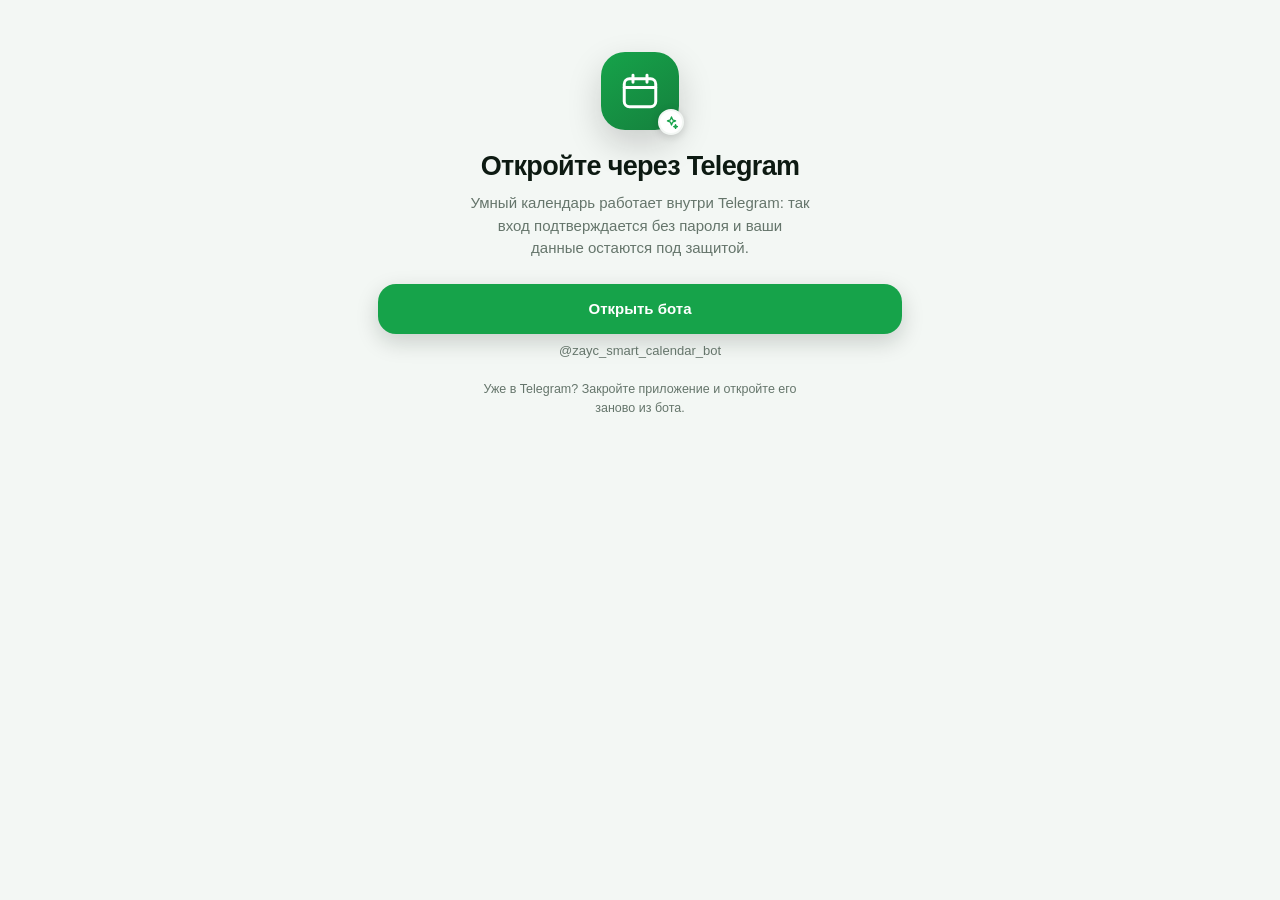
<file: index.html>
<!doctype html>
<html lang="ru">
  <head>
    <meta charset="UTF-8" />
    <meta
      name="viewport"
      content="width=device-width, initial-scale=1.0, viewport-fit=cover, user-scalable=no"
    />
    <meta name="theme-color" content="#f2f2f7" />
    <link rel="icon" type="image/png" sizes="32x32" href="./favicon-32.png" />
    <link rel="icon" type="image/png" sizes="512x512" href="./icon-512.png" />
    <link rel="apple-touch-icon" href="./apple-touch-icon.png" />
    <meta name="referrer" content="no-referrer" />
    <title>Умный календарь</title>
    <script src="https://telegram.org/js/telegram-web-app.js"></script>
    <script type="module" crossorigin src="./assets/index-B7tSDMKh.js"></script>
    <link rel="stylesheet" crossorigin href="./assets/index-B-CpItXw.css">
  </head>
  <body>
    <div id="root"></div>
  </body>
</html>
</file>
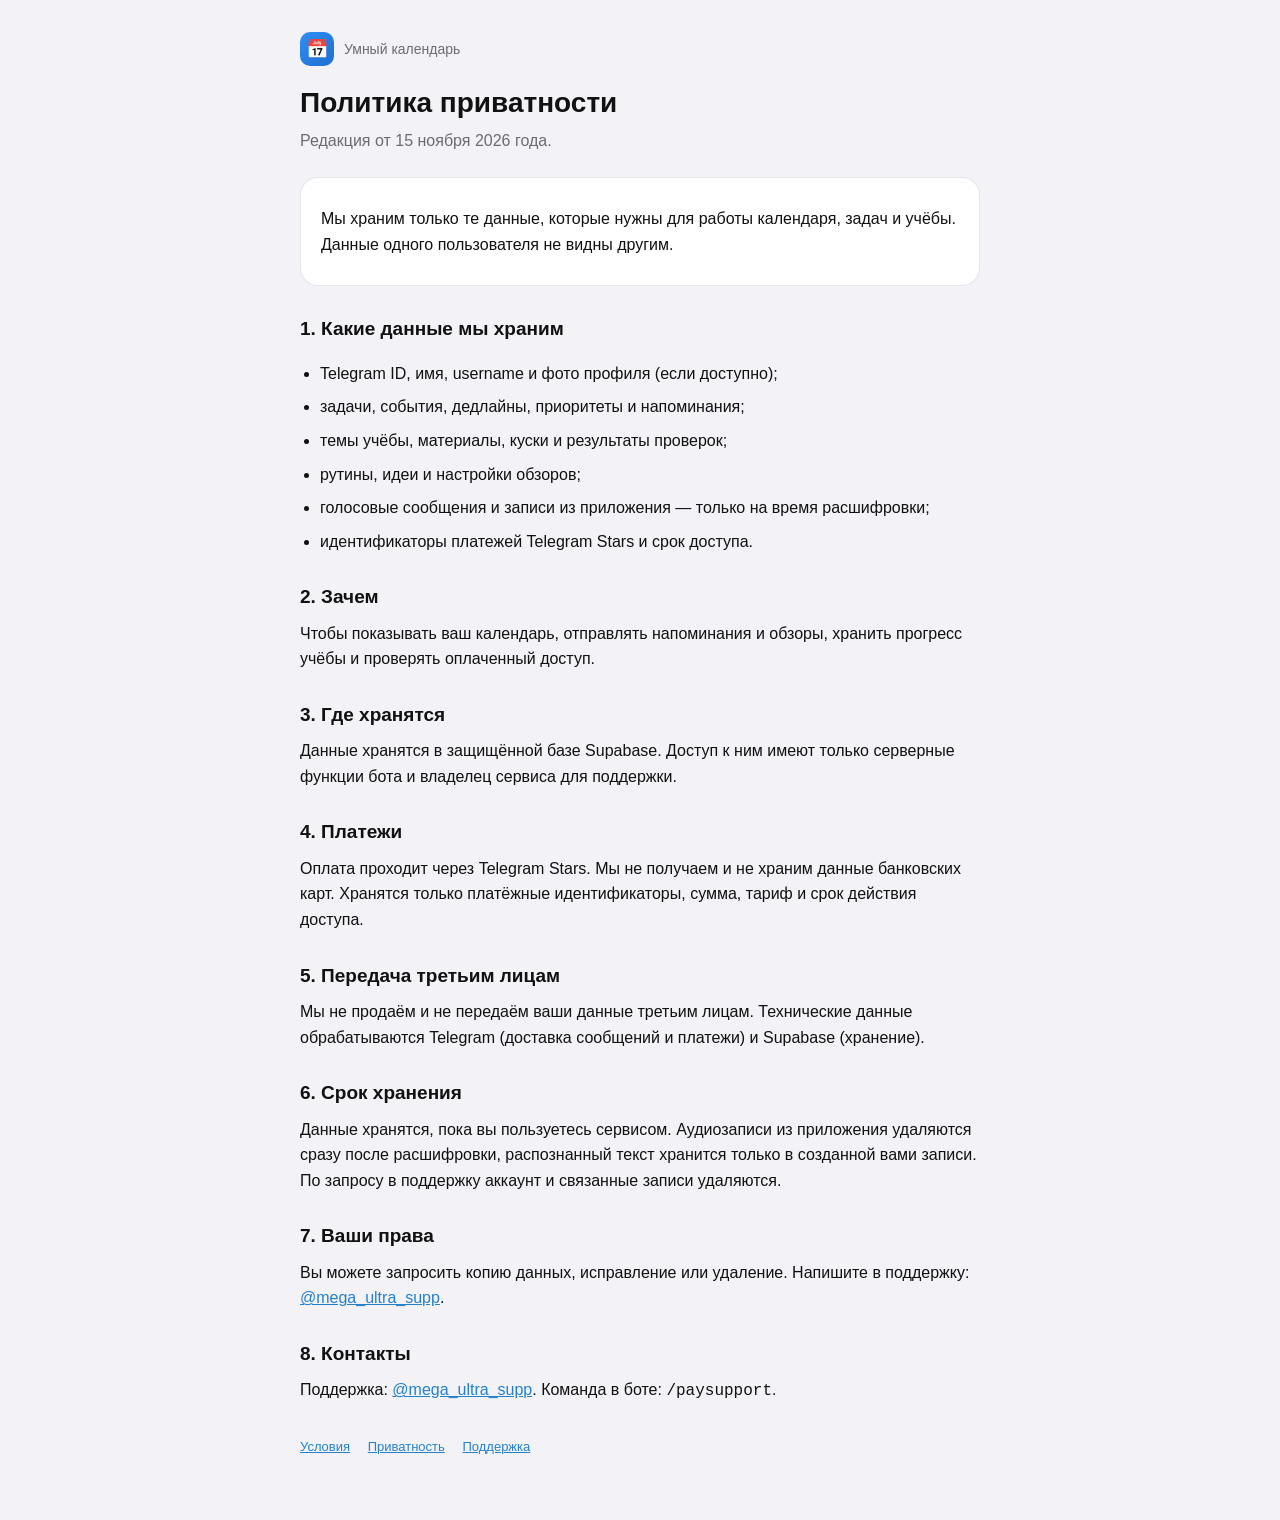
<file: privacy.html>
<!doctype html>
<html lang="ru">
<head>
  <meta charset="utf-8" />
  <meta name="viewport" content="width=device-width, initial-scale=1, viewport-fit=cover" />
  <meta name="referrer" content="no-referrer" />
  <title>Приватность — Умный календарь</title>
  <style>
    :root { color-scheme: light dark; --bg:#f2f2f7; --card:#fff; --text:#111; --hint:#6b6b70; --accent:#2481cc; --border:rgba(60,60,67,.12); }
    @media (prefers-color-scheme: dark) { :root { --bg:#0f0f10; --card:#1c1c1e; --text:#f2f2f7; --hint:#9a9aa0; --accent:#4aa3ff; --border:rgba(255,255,255,.12); } }
    * { box-sizing: border-box; }
    body { margin:0; background:var(--bg); color:var(--text); font:16px/1.6 -apple-system, BlinkMacSystemFont, "Segoe UI", Roboto, sans-serif; }
    .page { max-width:720px; margin:0 auto; padding:32px 20px 64px; }
    .brand { display:inline-flex; align-items:center; gap:10px; margin-bottom:20px; color:var(--hint); font-size:14px; text-decoration:none; }
    .mark { width:34px; height:34px; border-radius:10px; background:linear-gradient(135deg,#2f8ef4,#1f6fd0); display:grid; place-items:center; color:#fff; font-size:18px; }
    h1 { font-size:28px; line-height:1.2; margin:0 0 8px; }
    .lead { color:var(--hint); margin:0 0 24px; }
    h2 { font-size:19px; margin:28px 0 8px; }
    p, li { margin:8px 0; }
    ul { padding-left:20px; }
    .card { background:var(--card); border:1px solid var(--border); border-radius:18px; padding:20px; margin:20px 0; }
    a { color:var(--accent); }
    .footer { margin-top:32px; color:var(--hint); font-size:13px; }
    .footer a { margin-right:14px; }
  </style>
</head>
<body>
  <main class="page">
    <a class="brand" href="./"><span class="mark">📅</span> Умный календарь</a>
    <h1>Политика приватности</h1>
    <p class="lead">Редакция от 15 ноября 2026 года.</p>

    <div class="card">
      <p>Мы храним только те данные, которые нужны для работы календаря, задач и учёбы. Данные одного пользователя не видны другим.</p>
    </div>

    <h2>1. Какие данные мы храним</h2>
    <ul>
      <li>Telegram ID, имя, username и фото профиля (если доступно);</li>
      <li>задачи, события, дедлайны, приоритеты и напоминания;</li>
      <li>темы учёбы, материалы, куски и результаты проверок;</li>
      <li>рутины, идеи и настройки обзоров;</li>
      <li>голосовые сообщения и записи из приложения — только на время расшифровки;</li>
      <li>идентификаторы платежей Telegram Stars и срок доступа.</li>
    </ul>

    <h2>2. Зачем</h2>
    <p>Чтобы показывать ваш календарь, отправлять напоминания и обзоры, хранить прогресс учёбы и проверять оплаченный доступ.</p>

    <h2>3. Где хранятся</h2>
    <p>Данные хранятся в защищённой базе Supabase. Доступ к ним имеют только серверные функции бота и владелец сервиса для поддержки.</p>

    <h2>4. Платежи</h2>
    <p>Оплата проходит через Telegram Stars. Мы не получаем и не храним данные банковских карт. Хранятся только платёжные идентификаторы, сумма, тариф и срок действия доступа.</p>

    <h2>5. Передача третьим лицам</h2>
    <p>Мы не продаём и не передаём ваши данные третьим лицам. Технические данные обрабатываются Telegram (доставка сообщений и платежи) и Supabase (хранение).</p>

    <h2>6. Срок хранения</h2>
    <p>Данные хранятся, пока вы пользуетесь сервисом. Аудиозаписи из приложения удаляются сразу после расшифровки, распознанный текст хранится только в созданной вами записи. По запросу в поддержку аккаунт и связанные записи удаляются.</p>

    <h2>7. Ваши права</h2>
    <p>Вы можете запросить копию данных, исправление или удаление. Напишите в поддержку: <a href="https://t.me/mega_ultra_supp">@mega_ultra_supp</a>.</p>

    <h2>8. Контакты</h2>
    <p>Поддержка: <a href="https://t.me/mega_ultra_supp">@mega_ultra_supp</a>. Команда в боте: <code>/paysupport</code>.</p>

    <div class="footer">
      <a href="./terms.html">Условия</a>
      <a href="./privacy.html">Приватность</a>
      <a href="./support.html">Поддержка</a>
    </div>
  </main>
</body>
</html>
</file>
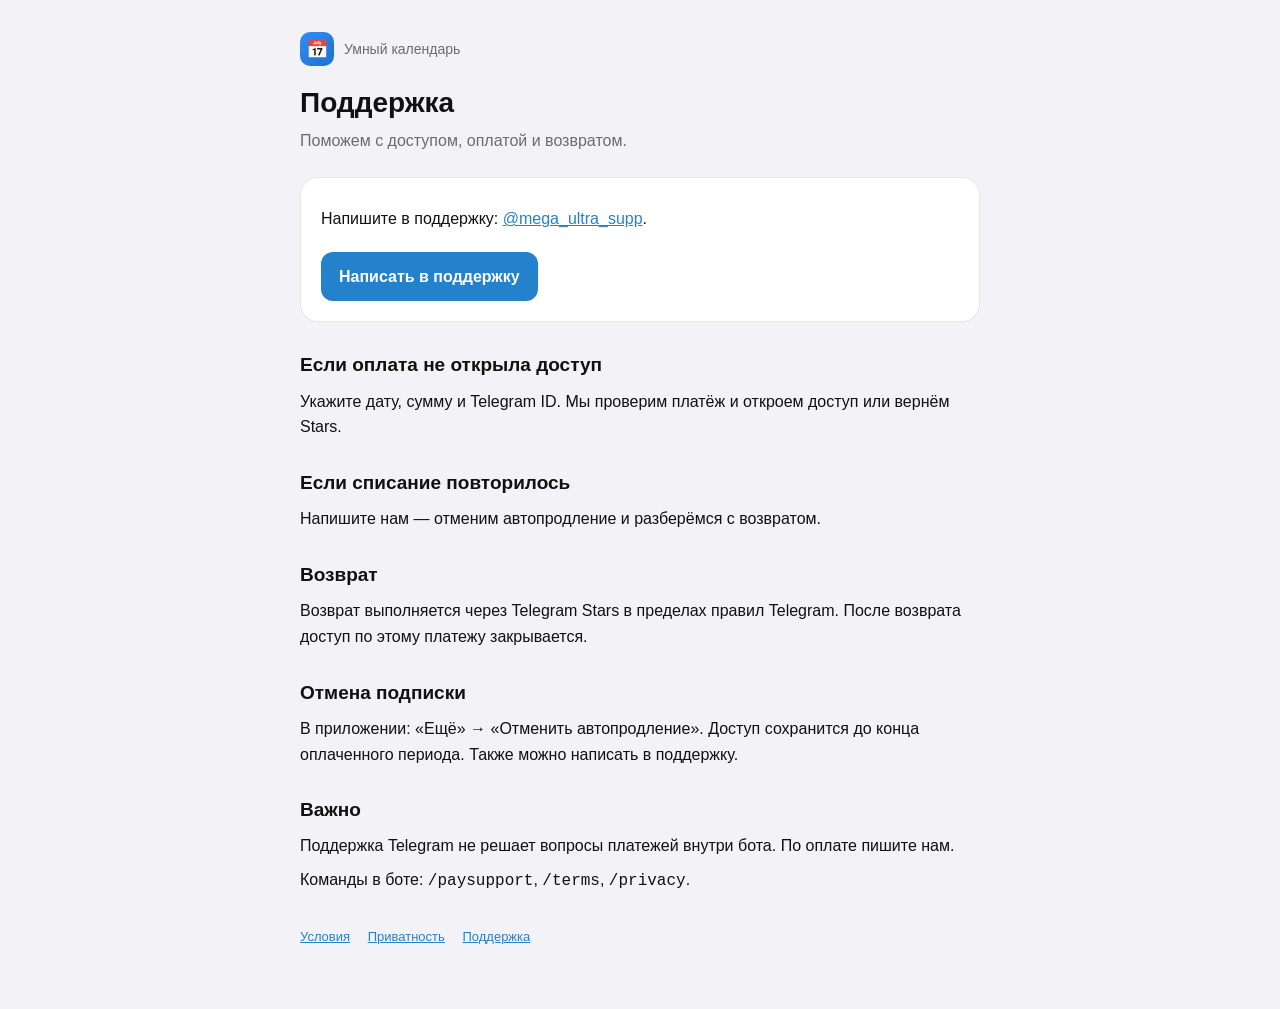
<file: support.html>
<!doctype html>
<html lang="ru">
<head>
  <meta charset="utf-8" />
  <meta name="viewport" content="width=device-width, initial-scale=1, viewport-fit=cover" />
  <meta name="referrer" content="no-referrer" />
  <title>Поддержка — Умный календарь</title>
  <style>
    :root { color-scheme: light dark; --bg:#f2f2f7; --card:#fff; --text:#111; --hint:#6b6b70; --accent:#2481cc; --border:rgba(60,60,67,.12); }
    @media (prefers-color-scheme: dark) { :root { --bg:#0f0f10; --card:#1c1c1e; --text:#f2f2f7; --hint:#9a9aa0; --accent:#4aa3ff; --border:rgba(255,255,255,.12); } }
    * { box-sizing: border-box; }
    body { margin:0; background:var(--bg); color:var(--text); font:16px/1.6 -apple-system, BlinkMacSystemFont, "Segoe UI", Roboto, sans-serif; }
    .page { max-width:720px; margin:0 auto; padding:32px 20px 64px; }
    .brand { display:inline-flex; align-items:center; gap:10px; margin-bottom:20px; color:var(--hint); font-size:14px; text-decoration:none; }
    .mark { width:34px; height:34px; border-radius:10px; background:linear-gradient(135deg,#2f8ef4,#1f6fd0); display:grid; place-items:center; color:#fff; font-size:18px; }
    h1 { font-size:28px; line-height:1.2; margin:0 0 8px; }
    .lead { color:var(--hint); margin:0 0 24px; }
    h2 { font-size:19px; margin:28px 0 8px; }
    p, li { margin:8px 0; }
    ul { padding-left:20px; }
    .card { background:var(--card); border:1px solid var(--border); border-radius:18px; padding:20px; margin:20px 0; }
    .button { display:inline-block; margin-top:12px; padding:12px 18px; border-radius:12px; background:var(--accent); color:#fff; text-decoration:none; font-weight:600; }
    a { color:var(--accent); }
    .footer { margin-top:32px; color:var(--hint); font-size:13px; }
    .footer a { margin-right:14px; }
  </style>
</head>
<body>
  <main class="page">
    <a class="brand" href="./"><span class="mark">📅</span> Умный календарь</a>
    <h1>Поддержка</h1>
    <p class="lead">Поможем с доступом, оплатой и возвратом.</p>

    <div class="card">
      <p>Напишите в поддержку: <a href="https://t.me/mega_ultra_supp">@mega_ultra_supp</a>.</p>
      <a class="button" href="https://t.me/mega_ultra_supp">Написать в поддержку</a>
    </div>

    <h2>Если оплата не открыла доступ</h2>
    <p>Укажите дату, сумму и Telegram ID. Мы проверим платёж и откроем доступ или вернём Stars.</p>

    <h2>Если списание повторилось</h2>
    <p>Напишите нам — отменим автопродление и разберёмся с возвратом.</p>

    <h2>Возврат</h2>
    <p>Возврат выполняется через Telegram Stars в пределах правил Telegram. После возврата доступ по этому платежу закрывается.</p>

    <h2>Отмена подписки</h2>
    <p>В приложении: «Ещё» → «Отменить автопродление». Доступ сохранится до конца оплаченного периода. Также можно написать в поддержку.</p>

    <h2>Важно</h2>
    <p>Поддержка Telegram не решает вопросы платежей внутри бота. По оплате пишите нам.</p>

    <p>Команды в боте: <code>/paysupport</code>, <code>/terms</code>, <code>/privacy</code>.</p>

    <div class="footer">
      <a href="./terms.html">Условия</a>
      <a href="./privacy.html">Приватность</a>
      <a href="./support.html">Поддержка</a>
    </div>
  </main>
</body>
</html>
</file>
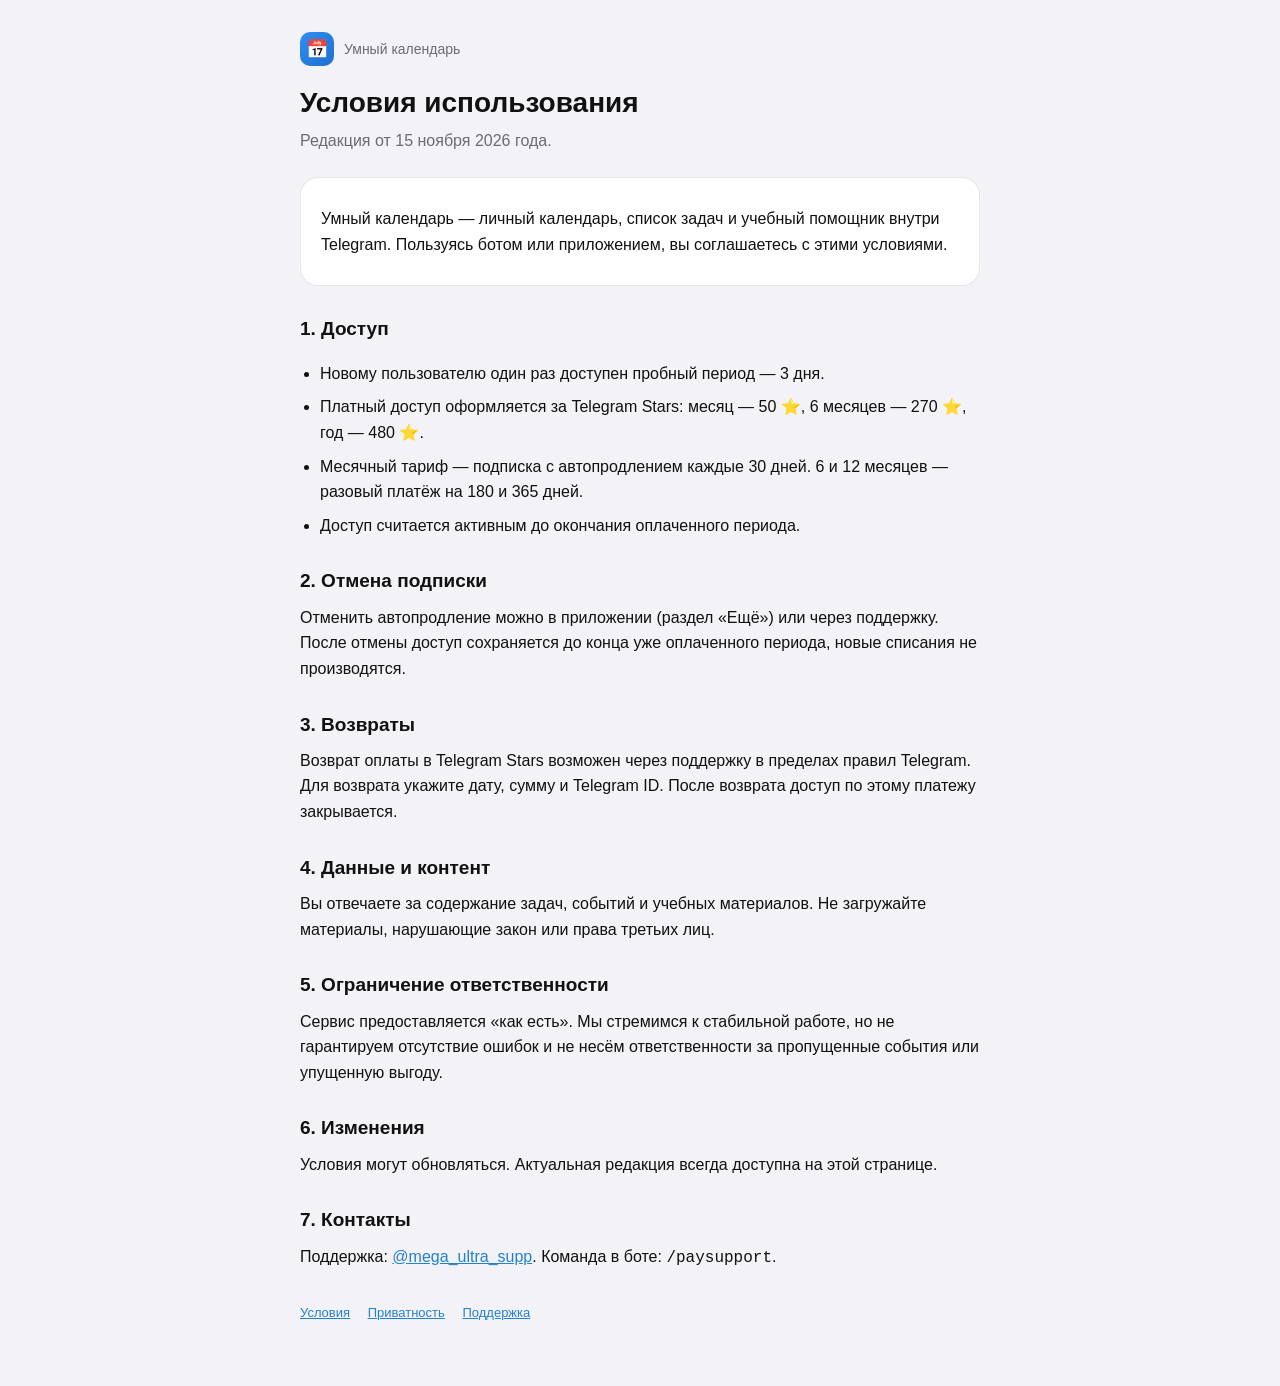
<file: terms.html>
<!doctype html>
<html lang="ru">
<head>
  <meta charset="utf-8" />
  <meta name="viewport" content="width=device-width, initial-scale=1, viewport-fit=cover" />
  <meta name="referrer" content="no-referrer" />
  <title>Условия — Умный календарь</title>
  <style>
    :root { color-scheme: light dark; --bg:#f2f2f7; --card:#fff; --text:#111; --hint:#6b6b70; --accent:#2481cc; --border:rgba(60,60,67,.12); }
    @media (prefers-color-scheme: dark) { :root { --bg:#0f0f10; --card:#1c1c1e; --text:#f2f2f7; --hint:#9a9aa0; --accent:#4aa3ff; --border:rgba(255,255,255,.12); } }
    * { box-sizing: border-box; }
    body { margin:0; background:var(--bg); color:var(--text); font:16px/1.6 -apple-system, BlinkMacSystemFont, "Segoe UI", Roboto, sans-serif; }
    .page { max-width:720px; margin:0 auto; padding:32px 20px 64px; }
    .brand { display:inline-flex; align-items:center; gap:10px; margin-bottom:20px; color:var(--hint); font-size:14px; text-decoration:none; }
    .mark { width:34px; height:34px; border-radius:10px; background:linear-gradient(135deg,#2f8ef4,#1f6fd0); display:grid; place-items:center; color:#fff; font-size:18px; }
    h1 { font-size:28px; line-height:1.2; margin:0 0 8px; }
    .lead { color:var(--hint); margin:0 0 24px; }
    h2 { font-size:19px; margin:28px 0 8px; }
    p, li { margin:8px 0; }
    ul { padding-left:20px; }
    .card { background:var(--card); border:1px solid var(--border); border-radius:18px; padding:20px; margin:20px 0; }
    a { color:var(--accent); }
    .footer { margin-top:32px; color:var(--hint); font-size:13px; }
    .footer a { margin-right:14px; }
  </style>
</head>
<body>
  <main class="page">
    <a class="brand" href="./"><span class="mark">📅</span> Умный календарь</a>
    <h1>Условия использования</h1>
    <p class="lead">Редакция от 15 ноября 2026 года.</p>

    <div class="card">
      <p>Умный календарь — личный календарь, список задач и учебный помощник внутри Telegram. Пользуясь ботом или приложением, вы соглашаетесь с этими условиями.</p>
    </div>

    <h2>1. Доступ</h2>
    <ul>
      <li>Новому пользователю один раз доступен пробный период — 3 дня.</li>
      <li>Платный доступ оформляется за Telegram Stars: месяц — 50 ⭐, 6 месяцев — 270 ⭐, год — 480 ⭐.</li>
      <li>Месячный тариф — подписка с автопродлением каждые 30 дней. 6 и 12 месяцев — разовый платёж на 180 и 365 дней.</li>
      <li>Доступ считается активным до окончания оплаченного периода.</li>
    </ul>

    <h2>2. Отмена подписки</h2>
    <p>Отменить автопродление можно в приложении (раздел «Ещё») или через поддержку. После отмены доступ сохраняется до конца уже оплаченного периода, новые списания не производятся.</p>

    <h2>3. Возвраты</h2>
    <p>Возврат оплаты в Telegram Stars возможен через поддержку в пределах правил Telegram. Для возврата укажите дату, сумму и Telegram ID. После возврата доступ по этому платежу закрывается.</p>

    <h2>4. Данные и контент</h2>
    <p>Вы отвечаете за содержание задач, событий и учебных материалов. Не загружайте материалы, нарушающие закон или права третьих лиц.</p>

    <h2>5. Ограничение ответственности</h2>
    <p>Сервис предоставляется «как есть». Мы стремимся к стабильной работе, но не гарантируем отсутствие ошибок и не несём ответственности за пропущенные события или упущенную выгоду.</p>

    <h2>6. Изменения</h2>
    <p>Условия могут обновляться. Актуальная редакция всегда доступна на этой странице.</p>

    <h2>7. Контакты</h2>
    <p>Поддержка: <a href="https://t.me/mega_ultra_supp">@mega_ultra_supp</a>. Команда в боте: <code>/paysupport</code>.</p>

    <div class="footer">
      <a href="./terms.html">Условия</a>
      <a href="./privacy.html">Приватность</a>
      <a href="./support.html">Поддержка</a>
    </div>
  </main>
</body>
</html>
</file>
<file: assets/index-B-CpItXw.css>
:root{--app-bg: #f3f7f4;--app-secondary-bg: #ffffff;--app-text: #0d1a12;--app-hint: #65756b;--app-link: #15803d;--app-button: #16a34a;--app-button-text: #ffffff;--app-section: #ffffff;--app-accent: #16a34a;--app-accent-soft: rgba(22, 163, 74, .12);--app-danger: #dc2626;--app-separator: rgba(13, 26, 18, .1);--radius-xl: 26px;--radius-lg: 22px;--radius-md: 18px;--radius-sm: 16px;--shadow-card: 0 1px 2px rgba(13, 26, 18, .04), 0 14px 34px rgba(13, 26, 18, .07);--shadow-soft: 0 1px 2px rgba(13, 26, 18, .03), 0 6px 18px rgba(13, 26, 18, .045);--safe-top: env(safe-area-inset-top, 0px);--safe-bottom: env(safe-area-inset-bottom, 0px);--font-sans: -apple-system, BlinkMacSystemFont, "SF Pro Text", "Segoe UI", Roboto, "Helvetica Neue", Arial, sans-serif;--font-mono: ui-monospace, "SF Mono", "Cascadia Mono", Menlo, Consolas, monospace}:root[data-theme=dark]{--app-bg: #0a1210;--app-secondary-bg: #121c17;--app-text: #eef7f1;--app-hint: #93a89b;--app-link: #6ee7b7;--app-button: #22c55e;--app-button-text: #062012;--app-section: #121c17;--app-accent: #34d399;--app-accent-soft: rgba(52, 211, 153, .16);--app-danger: #f87171;--app-separator: rgba(255, 255, 255, .1);--shadow-card: 0 1px 2px rgba(0, 0, 0, .3), 0 14px 34px rgba(0, 0, 0, .3);--shadow-soft: 0 1px 2px rgba(0, 0, 0, .24), 0 6px 18px rgba(0, 0, 0, .2)}:root[data-accent=green]{--app-accent: #16a34a;--app-button: #16a34a;--app-link: #15803d;--app-accent-soft: rgba(22, 163, 74, .12);--app-button-text: #ffffff}:root[data-accent=blue]{--app-accent: #2563eb;--app-button: #2563eb;--app-link: #1d4ed8;--app-accent-soft: rgba(37, 99, 235, .12);--app-button-text: #ffffff}:root[data-accent=violet]{--app-accent: #7c3aed;--app-button: #7c3aed;--app-link: #6d28d9;--app-accent-soft: rgba(124, 58, 237, .12);--app-button-text: #ffffff}:root[data-accent=orange]{--app-accent: #ea580c;--app-button: #ea580c;--app-link: #c2410c;--app-accent-soft: rgba(234, 88, 12, .13);--app-button-text: #ffffff}:root[data-accent=rose]{--app-accent: #e11d48;--app-button: #e11d48;--app-link: #be123c;--app-accent-soft: rgba(225, 29, 72, .12);--app-button-text: #ffffff}:root[data-accent=graphite]{--app-accent: #475569;--app-button: #475569;--app-link: #334155;--app-accent-soft: rgba(71, 85, 105, .14);--app-button-text: #ffffff}:root[data-theme=dark][data-accent=green]{--app-accent: #34d399;--app-button: #22c55e;--app-link: #6ee7b7;--app-accent-soft: rgba(52, 211, 153, .16);--app-button-text: #062012}:root[data-theme=dark][data-accent=blue]{--app-accent: #60a5fa;--app-button: #3b82f6;--app-link: #93c5fd;--app-accent-soft: rgba(96, 165, 250, .18);--app-button-text: #071426}:root[data-theme=dark][data-accent=violet]{--app-accent: #a78bfa;--app-button: #8b5cf6;--app-link: #c4b5fd;--app-accent-soft: rgba(167, 139, 250, .18);--app-button-text: #160b2e}:root[data-theme=dark][data-accent=orange]{--app-accent: #fb923c;--app-button: #f97316;--app-link: #fdba74;--app-accent-soft: rgba(251, 146, 60, .18);--app-button-text: #2a1003}:root[data-theme=dark][data-accent=rose]{--app-accent: #fb7185;--app-button: #f43f5e;--app-link: #fda4af;--app-accent-soft: rgba(251, 113, 133, .18);--app-button-text: #2a0710}:root[data-theme=dark][data-accent=graphite]{--app-accent: #94a3b8;--app-button: #64748b;--app-link: #cbd5e1;--app-accent-soft: rgba(148, 163, 184, .18);--app-button-text: #0b1220}:root[data-corners=round]{--radius-xl: 26px;--radius-lg: 22px;--radius-md: 18px;--radius-sm: 16px}:root[data-corners=soft]{--radius-xl: 20px;--radius-lg: 18px;--radius-md: 14px;--radius-sm: 12px}:root[data-corners=sharp]{--radius-xl: 14px;--radius-lg: 12px;--radius-md: 10px;--radius-sm: 8px}:root[data-density=compact]{--density-card-pad: 14px;--density-section-gap: 18px}:root[data-density=cozy]{--density-card-pad: 18px;--density-section-gap: 24px}:root[data-density=spacious]{--density-card-pad: 22px;--density-section-gap: 30px}:root[data-motion=off] *,:root[data-motion=off] *:before,:root[data-motion=off] *:after{animation-duration:.001ms!important;animation-iteration-count:1!important;transition-duration:.001ms!important;scroll-behavior:auto!important}*,*:before,*:after{box-sizing:border-box}html{-webkit-text-size-adjust:100%}html,body,#root{min-height:100%}body{margin:0;min-width:320px;overflow-x:hidden;background:var(--app-bg, #f2f2f7);color:var(--app-text, #111111);font-family:var(--font-sans);font-size:15px;line-height:1.4;-webkit-font-smoothing:antialiased;text-rendering:optimizeLegibility}button{margin:0;padding:0;border:0;background:none;color:inherit;font:inherit;cursor:pointer;-webkit-tap-highlight-color:transparent;transition:transform .16s ease,opacity .16s ease,background-color .16s ease,color .16s ease}button:active:not(:disabled){transform:scale(.97)}button:disabled{cursor:default}:focus-visible{outline:2px solid var(--app-link, #2481cc);outline-offset:2px}.shell{width:100%;max-width:560px;margin:0 auto;padding-left:18px;padding-right:18px}.brand-mark{position:relative;display:grid;place-items:center;flex:0 0 auto;border-radius:var(--radius-xl);background:linear-gradient(145deg,var(--app-button, #2481cc),var(--app-link, #4a9fe0));color:var(--app-button-text, #ffffff);box-shadow:0 14px 34px #1111112e}.brand-mark--sm{width:42px;height:42px;border-radius:var(--radius-sm);box-shadow:none}.brand-mark--md{width:56px;height:56px;border-radius:18px}.brand-mark--lg{width:78px;height:78px;border-radius:24px}.brand-mark__badge{position:absolute;right:-5px;bottom:-5px;width:26px;height:26px;display:grid;place-items:center;border-radius:50%;border:2px solid var(--app-bg, #f2f2f7);background:var(--app-section, #ffffff);color:var(--app-accent, #16a34a);box-shadow:0 2px 8px #00000026}.brand-mark--sm .brand-mark__badge{width:18px;height:18px;border-width:1.5px}.btn{display:inline-flex;align-items:center;justify-content:center;gap:8px;min-height:50px;padding:14px 18px;border-radius:var(--radius-md);font-size:15px;font-weight:650;line-height:1.2;text-align:center;user-select:none}.btn--block{width:100%}.btn--small{min-height:38px;padding:9px 14px;border-radius:var(--radius-sm);font-size:13px}.btn--primary{background:var(--app-button, #16a34a);color:var(--app-button-text, #ffffff);box-shadow:0 8px 22px #0d1a122e}.btn--ghost{background:var(--app-section, #ffffff);border:1px solid var(--app-separator, rgba(60, 60, 67, .12));color:var(--app-text, #111111)}.btn--danger{background:var(--app-bg, #f2f2f7);border:1px solid var(--app-separator, rgba(60, 60, 67, .12));color:var(--app-danger, #ff3b30)}.btn:disabled{opacity:.55}.spinner{width:16px;height:16px;flex:0 0 auto;border-radius:50%;border:2px solid currentColor;border-top-color:transparent;animation:spin .7s linear infinite}@keyframes spin{to{transform:rotate(360deg)}}.linkbtn{display:inline;padding:0;color:var(--app-link, #2481cc);font-size:13px;font-weight:550}.linkbtn--danger{margin-top:18px;color:var(--app-danger, #ff3b30);font-size:13px}.tiny{margin:10px 0 0;color:var(--app-hint, #8a8a8e);font-size:12px;line-height:1.5}.tiny--center{text-align:center}.card{margin-bottom:14px;padding:16px;border:1px solid var(--app-separator, rgba(60, 60, 67, .12));border-radius:var(--radius-lg);background:var(--app-section, #ffffff);box-shadow:var(--shadow-soft)}.card--list{padding:0;overflow:hidden}.card__title{margin:0 0 4px;font-size:15.5px;font-weight:650;line-height:1.3}.card__sub{margin:0;color:var(--app-hint, #8a8a8e);font-size:13px;line-height:1.45}.card__action{margin-top:14px}.splash{min-height:100vh;min-height:100dvh;display:flex;flex-direction:column;align-items:center;justify-content:center;padding:32px 22px calc(32px + var(--safe-bottom));text-align:center}.splash__title{margin:20px 0 0;font-size:26px;font-weight:700;letter-spacing:-.02em}.splash__hint{margin:6px 0 26px;color:var(--app-hint, #8a8a8e);font-size:14px}.splash__skeletons{width:100%;max-width:360px;display:grid;gap:10px}.skeleton{border:1px solid var(--app-separator, rgba(60, 60, 67, .12));border-radius:var(--radius-md);background:linear-gradient(90deg,var(--app-section, #ffffff) 0%,var(--app-bg, #f2f2f7) 50%,var(--app-section, #ffffff) 100%);background-size:200% 100%;animation:skeleton-shimmer 1.5s ease-in-out infinite}.skeleton--hero{height:88px;border-radius:var(--radius-lg)}.skeleton--card{height:64px}.skeleton--line{width:62%;height:14px;justify-self:center;border-radius:999px}@keyframes skeleton-shimmer{0%{background-position:200% 0}to{background-position:-200% 0}}.auth{min-height:100vh;min-height:100dvh;display:flex;flex-direction:column;align-items:center;padding-top:calc(52px + var(--safe-top));padding-bottom:calc(36px + var(--safe-bottom));text-align:center}.auth__title{max-width:340px;margin:20px 0 10px;font-size:27px;font-weight:700;line-height:1.2;letter-spacing:-.025em}.auth__lead{max-width:340px;margin:0 0 24px;color:var(--app-hint, #8a8a8e);font-size:15px;line-height:1.5}.auth__actions{width:100%;display:grid;gap:8px;margin-bottom:20px}.auth__handle{margin:0;color:var(--app-hint, #8a8a8e);font-size:13px}.auth__hint{max-width:320px;margin:0 0 22px;color:var(--app-hint, #8a8a8e);font-size:12.5px;line-height:1.5}.dev-card{width:100%;margin-top:4px;text-align:left}.textarea{width:100%;min-height:112px;margin:10px 0 12px;padding:12px;border:1px solid var(--app-separator, rgba(60, 60, 67, .12));border-radius:var(--radius-sm);background:var(--app-bg, #f2f2f7);color:var(--app-text, #111111);font-family:var(--font-mono);font-size:16px;line-height:1.45;resize:vertical}.textarea::placeholder{color:var(--app-hint, #8a8a8e)}.paywall{position:relative;min-height:100vh;min-height:100dvh;padding:calc(20px + var(--safe-top)) 0 calc(30px + var(--safe-bottom));overflow:hidden}.paywall:before{content:"";position:absolute;top:-180px;left:50%;width:460px;height:460px;border-radius:50%;background:var(--app-button, #2481cc);opacity:.1;filter:blur(60px);transform:translate(-50%);pointer-events:none}.paywall>.shell{position:relative}.hero{display:flex;flex-direction:column;align-items:center;padding:18px 0 20px;text-align:center}.hero__title{margin:20px 0 8px;font-size:34px;font-weight:700;line-height:1.08;letter-spacing:-.035em}.hero__subtitle{max-width:330px;margin:0;color:var(--app-hint, #8a8a8e);font-size:15px;line-height:1.5}.benefits{display:grid;gap:8px;margin:0 0 18px;padding:0;list-style:none}.benefit{display:flex;align-items:center;gap:12px;padding:11px 13px;border:1px solid var(--app-separator, rgba(60, 60, 67, .12));border-radius:var(--radius-md);background:var(--app-section, #ffffff)}.benefit__icon{width:38px;height:38px;flex:0 0 auto;display:grid;place-items:center;border-radius:12px;background:var(--app-bg, #f2f2f7);color:var(--app-button, #2481cc)}.benefit__body{min-width:0;display:flex;flex-direction:column;gap:2px}.benefit__title{font-size:14px;font-weight:650;line-height:1.25}.benefit__text{color:var(--app-hint, #8a8a8e);font-size:12.5px;line-height:1.35}.trial-card{margin:4px 0 22px;padding:16px;border:1px solid var(--app-separator, rgba(60, 60, 67, .12));border-radius:var(--radius-xl);background:var(--app-section, #ffffff);box-shadow:var(--shadow-card)}.trial-card__head{display:flex;align-items:center;gap:12px;margin-bottom:14px}.trial-card__icon{width:46px;height:46px;flex:0 0 auto;display:grid;place-items:center;border-radius:var(--radius-sm);background:linear-gradient(135deg,var(--app-button, #2481cc),var(--app-link, #4a9fe0));color:var(--app-button-text, #ffffff)}.trial-card__title{margin:0 0 3px;font-size:16px;font-weight:650}.trial-card__sub{margin:0;color:var(--app-hint, #8a8a8e);font-size:12.5px;line-height:1.4}.plans-head{display:flex;align-items:flex-start;justify-content:space-between;gap:12px;margin:0 2px 12px}.plans-head__title{margin:0 0 3px;font-size:20px;font-weight:700;letter-spacing:-.02em}.plans-head__sub{max-width:300px;margin:0;color:var(--app-hint, #8a8a8e);font-size:12.5px;line-height:1.4}.badge{display:inline-flex;align-items:center;gap:4px;padding:3px 8px;border-radius:999px;font-size:10.5px;font-weight:650;line-height:1.4;white-space:nowrap}.badge--discount{background:#34c7592e;color:var(--app-text, #111111)}.badge--soon{background:#ff9f0a2e;color:var(--app-text, #111111)}.badge--soon:before{content:"";width:6px;height:6px;border-radius:50%;background:#ff9f0a}.plans{display:grid;gap:10px}.plan{position:relative;width:100%;display:flex;align-items:center;gap:12px;padding:15px 14px 15px 16px;border:1px solid var(--app-separator, rgba(60, 60, 67, .12));border-radius:var(--radius-lg);background:var(--app-section, #ffffff);box-shadow:var(--shadow-soft);color:var(--app-text, #111111);text-align:left}.plan--featured{margin-top:6px;border-color:var(--app-button, #2481cc);box-shadow:0 0 0 1px var(--app-button, #2481cc) inset,var(--shadow-card)}.plan:disabled{opacity:.72}.plan__main{flex:1;min-width:0;display:flex;flex-direction:column;gap:4px}.plan__title-row{display:flex;align-items:center;flex-wrap:wrap;gap:6px}.plan__title{font-size:16px;font-weight:650;letter-spacing:-.01em}.plan__meta{color:var(--app-hint, #8a8a8e);font-size:12.5px;line-height:1.35}.plan__cta{flex:0 0 auto;display:inline-flex;align-items:center;gap:5px;padding:9px 11px;border:1px solid var(--app-separator, rgba(60, 60, 67, .12));border-radius:13px;background:var(--app-bg, #f2f2f7);color:var(--app-button, #2481cc);font-size:14.5px;font-weight:700;line-height:1}.plan--featured .plan__cta{border-color:transparent;background:var(--app-button, #2481cc);color:var(--app-button-text, #ffffff)}.plan .spinner{width:14px;height:14px}.plan__ribbon{position:absolute;top:-9px;right:14px;padding:3px 9px;border-radius:999px;background:var(--app-button, #2481cc);color:var(--app-button-text, #ffffff);font-size:10.5px;font-weight:650;letter-spacing:.01em;box-shadow:0 4px 12px #11111129}.empty-note{margin:0;padding:20px 16px;border:1px dashed var(--app-separator, rgba(60, 60, 67, .12));border-radius:var(--radius-md);color:var(--app-hint, #8a8a8e);font-size:13px;text-align:center}.notice{display:flex;flex-direction:column;align-items:flex-start;gap:10px;margin-top:14px;padding:13px 15px;border:1px solid var(--app-separator, rgba(60, 60, 67, .12));border-radius:var(--radius-md);background:var(--app-section, #ffffff);animation:notice-in .2s ease both}.notice--info{background:#2481cc17}.notice--error{background:#ff3b3017}.notice--success{background:#34c7591a}.notice__text{margin:0;font-size:13.5px;line-height:1.45}@keyframes notice-in{0%{opacity:0;transform:translateY(4px)}to{opacity:1;transform:none}}.fineprint{margin:18px 0 0;padding:0 8px;color:var(--app-hint, #8a8a8e);font-size:11.5px;line-height:1.55;text-align:center}.paywall__footer{display:flex;align-items:center;justify-content:center;gap:10px;margin-top:16px}.paywall__dot{color:var(--app-hint, #8a8a8e);font-size:12px}.toast-stack{position:fixed;right:0;bottom:calc(90px + var(--safe-bottom));left:0;z-index:80;display:flex;flex-direction:column;align-items:center;gap:8px;padding:0 20px;pointer-events:none}.toast{max-width:420px;padding:11px 16px;border-radius:var(--radius-sm);background:var(--app-text, #111111);color:var(--app-bg, #f2f2f7);font-size:13.5px;font-weight:550;line-height:1.4;text-align:center;box-shadow:0 10px 30px #0000002e;animation:toast-in .22s ease both;pointer-events:auto}.toast--success{background:#1f9d55;color:#fff}.toast--error{background:var(--app-danger, #ff3b30);color:#fff}@keyframes toast-in{0%{opacity:0;transform:translateY(10px) scale(.98)}to{opacity:1;transform:none}}.app-shell{min-height:100vh;min-height:100dvh;padding-bottom:calc(104px + var(--safe-bottom))}.app-header{position:sticky;top:0;z-index:25;display:flex;align-items:center;justify-content:space-between;gap:12px;padding-top:calc(14px + var(--safe-top));padding-bottom:12px;background:var(--app-bg, #f2f2f7)}.app-header__identity{min-width:0;display:flex;align-items:center;gap:10px}.avatar{width:42px;height:42px;flex:0 0 auto;display:grid;place-items:center;border-radius:50%;background:linear-gradient(135deg,var(--app-button, #2481cc),var(--app-link, #4a9fe0));color:var(--app-button-text, #ffffff);font-size:17px;font-weight:700;box-shadow:0 6px 18px #11111124}.app-header__text{min-width:0}.app-header__name{max-width:150px;margin:0;overflow:hidden;font-size:15.5px;font-weight:650;line-height:1.2;text-overflow:ellipsis;white-space:nowrap}.app-header__sub{margin:1px 0 0;color:var(--app-hint, #8a8a8e);font-size:11.5px}.access-chip{max-width:48%;display:inline-flex;align-items:center;gap:5px;padding:7px 10px;overflow:hidden;border:1px solid var(--app-separator, rgba(60, 60, 67, .12));border-radius:999px;background:var(--app-section, #ffffff);color:var(--app-text, #111111);font-size:11.5px;font-weight:600;white-space:nowrap}.access-chip span{overflow:hidden;text-overflow:ellipsis}.access-chip svg{flex:0 0 auto;color:var(--app-button, #2481cc)}.app-main{padding-top:2px}.today__head{margin:6px 0 16px}.today__greeting{margin:0 0 3px;font-size:28px;font-weight:700;line-height:1.15;letter-spacing:-.025em}.today__date{margin:0;color:var(--app-hint, #8a8a8e);font-size:14.5px}.access-card{position:relative;margin-bottom:20px;padding:16px;overflow:hidden;border:1px solid var(--app-separator, rgba(60, 60, 67, .12));border-radius:var(--radius-xl);background:var(--app-section, #ffffff);box-shadow:var(--shadow-card)}.access-card:after{content:"";position:absolute;top:-70px;right:-60px;width:170px;height:170px;border-radius:50%;background:var(--app-button, #2481cc);opacity:.08;pointer-events:none}.access-card__head{position:relative;display:flex;align-items:center;gap:12px}.access-card__icon{width:42px;height:42px;flex:0 0 auto;display:grid;place-items:center;border-radius:13px;background:var(--app-bg, #f2f2f7);color:var(--app-button, #2481cc)}.access-card__body{min-width:0}.access-card__title{margin:0;font-size:15.5px;font-weight:650;line-height:1.25}.access-card__sub{margin:3px 0 0;color:var(--app-hint, #8a8a8e);font-size:12.5px;line-height:1.4}.access-card__foot{position:relative;display:flex;align-items:center;justify-content:space-between;gap:10px;margin-top:14px;padding-top:12px;border-top:1px solid var(--app-separator, rgba(60, 60, 67, .12));color:var(--app-hint, #8a8a8e);font-size:12px}.access-card__days{color:var(--app-text, #111111);font-weight:600;white-space:nowrap}.section{margin-bottom:20px}.section__title{margin:0 0 10px;font-size:14.5px;font-weight:650;letter-spacing:-.01em}.quick-grid{display:grid;grid-template-columns:repeat(4,minmax(0,1fr));gap:8px}.quick{display:flex;flex-direction:column;align-items:center;gap:7px;padding:12px 4px;border:1px solid var(--app-separator, rgba(60, 60, 67, .12));border-radius:var(--radius-md);background:var(--app-section, #ffffff);color:var(--app-text, #111111);font-size:11.5px;font-weight:600;line-height:1.2}.quick__icon{width:36px;height:36px;display:grid;place-items:center;border-radius:12px;background:var(--app-bg, #f2f2f7);color:var(--app-button, #2481cc)}.study-card{width:100%;display:flex;align-items:center;gap:12px;margin-bottom:20px;padding:14px 15px;border:1px solid var(--app-separator, rgba(60, 60, 67, .12));border-radius:var(--radius-lg);background:var(--app-section, #ffffff);box-shadow:var(--shadow-soft);color:var(--app-text, #111111);text-align:left}.study-card__icon{width:44px;height:44px;flex:0 0 auto;display:grid;place-items:center;border-radius:var(--radius-sm);background:linear-gradient(135deg,var(--app-button, #2481cc),var(--app-link, #4a9fe0));color:var(--app-button-text, #ffffff)}.study-card__text{flex:1;min-width:0;display:flex;flex-direction:column;gap:2px}.study-card__title{font-size:15px;font-weight:650}.study-card__sub{color:var(--app-hint, #8a8a8e);font-size:12.5px}.study-card>svg{flex:0 0 auto;color:var(--app-hint, #8a8a8e)}.empty{display:flex;flex-direction:column;align-items:center;padding:26px 18px;border:1px dashed var(--app-separator, rgba(60, 60, 67, .12));border-radius:var(--radius-lg);background:var(--app-section, #ffffff);text-align:center}.empty__icon{width:48px;height:48px;display:grid;place-items:center;margin-bottom:12px;border-radius:15px;background:var(--app-bg, #f2f2f7);color:var(--app-button, #2481cc)}.empty__title{margin:0 0 5px;font-size:15px;font-weight:650}.empty__text{max-width:260px;margin:0;color:var(--app-hint, #8a8a8e);font-size:12.5px;line-height:1.45}.empty .btn{margin-top:14px}.placeholder{display:flex;flex-direction:column;align-items:center;padding:52px 20px 30px;text-align:center}.placeholder__icon{width:76px;height:76px;display:grid;place-items:center;margin-bottom:18px;border:1px solid var(--app-separator, rgba(60, 60, 67, .12));border-radius:24px;background:var(--app-section, #ffffff);box-shadow:var(--shadow-card);color:var(--app-button, #2481cc)}.placeholder__title{margin:0 0 8px;font-size:22px;font-weight:700;letter-spacing:-.02em}.placeholder__text{max-width:300px;margin:0 0 18px;color:var(--app-hint, #8a8a8e);font-size:14px;line-height:1.5}.placeholder__note{padding:8px 12px;border:1px solid var(--app-separator, rgba(60, 60, 67, .12));border-radius:999px;background:var(--app-section, #ffffff);color:var(--app-hint, #8a8a8e);font-size:12px;font-weight:550}.screen-title{margin:8px 0 16px;font-size:28px;font-weight:700;letter-spacing:-.025em}.more .access-card{margin-bottom:14px}.row{width:100%;display:flex;align-items:center;justify-content:space-between;gap:12px;padding:15px 16px;color:var(--app-text, #111111);font-size:14.5px;font-weight:550;text-align:left}.row+.row{border-top:1px solid var(--app-separator, rgba(60, 60, 67, .12))}.row svg{flex:0 0 auto;color:var(--app-hint, #8a8a8e)}.app-footer{padding:20px 0 8px;text-align:center}.app-footer__brand{margin:0 0 3px;font-size:12.5px;font-weight:650}.app-footer .tiny{margin:0}.tabbar{position:fixed;right:0;bottom:0;left:0;z-index:40;pointer-events:none}.tabbar__inner{max-width:560px;margin:0 auto;padding:6px 8px calc(6px + var(--safe-bottom));display:flex;gap:2px;border-top:1px solid var(--app-separator, rgba(60, 60, 67, .12));background:var(--app-secondary-bg, #ffffff);box-shadow:0 -8px 28px #1111110d;pointer-events:auto}.tab{flex:1 1 0;display:flex;flex-direction:column;align-items:center;gap:2px;padding:5px 2px 3px;border-radius:12px;color:var(--app-hint, #8a8a8e);font-size:10px;font-weight:600;line-height:1.2}.tab__icon{width:42px;height:26px;display:grid;place-items:center;border-radius:999px;transition:background-color .16s ease}.tab--active{color:var(--app-button, #2481cc)}.tab--active .tab__icon{background:var(--app-bg, #f2f2f7)}.tab__label{display:block}@media (min-width: 480px){.benefits{grid-template-columns:repeat(2,minmax(0,1fr))}.hero__title{font-size:38px}}@media (max-width: 359px){.quick-grid{grid-template-columns:repeat(2,minmax(0,1fr))}.hero__title{font-size:30px}.today__greeting{font-size:25px}.plan{gap:9px;padding-right:12px;padding-left:13px}}@media (prefers-reduced-motion: reduce){*,*:before,*:after{animation-duration:.001ms!important;animation-iteration-count:1!important;transition-duration:.001ms!important;scroll-behavior:auto!important}button:active:not(:disabled){transform:none}}.appearance{padding-bottom:28px}.appearance__head{margin:2px 0 18px}.appearance__back{margin-bottom:10px}.appearance__head .screen-title{margin:0 0 6px}.screen-sub{margin:0;color:var(--app-hint, #8a8a8e);font-size:13.5px;line-height:1.45}.appearance-preview{position:relative;overflow:hidden;margin-bottom:var(--density-section-gap, 24px);padding:var(--density-card-pad, 18px)}.appearance-preview:before{content:"";position:absolute;top:-70px;right:-50px;width:190px;height:190px;border-radius:50%;background:var(--app-accent-soft, rgba(22, 163, 74, .12));pointer-events:none}.appearance-preview__row{position:relative;display:flex;align-items:center;gap:9px;margin-bottom:10px}.appearance-preview__dot{width:10px;height:10px;flex:0 0 auto;border-radius:50%;background:var(--app-accent);box-shadow:0 0 0 4px var(--app-accent-soft)}.appearance-preview__title{font-size:15px;font-weight:650}.appearance-preview__badge{margin-left:auto;padding:3px 9px;border-radius:999px;background:var(--app-accent-soft);color:var(--app-accent);font-size:11px;font-weight:650;letter-spacing:.01em}.appearance-preview__text{position:relative;margin:0 0 14px;color:var(--app-hint);font-size:13px;line-height:1.4}.appearance-preview__actions{position:relative;display:flex;flex-wrap:wrap;gap:8px}.appearance-block{margin-bottom:var(--density-section-gap, 24px)}.appearance-block__title{margin:0;font-size:15px;font-weight:650}.appearance-block__hint{margin:3px 0 0;color:var(--app-hint);font-size:12.5px;line-height:1.4}.segmented{display:flex;gap:3px;margin-top:11px;padding:3px;border:1px solid var(--app-separator);border-radius:var(--radius-md);background:var(--app-bg)}.segmented__btn{flex:1 1 0;min-width:0;min-height:38px;padding:8px 6px;border-radius:calc(var(--radius-md) - 3px);color:var(--app-hint);font-size:13px;font-weight:600;line-height:1.2;transition:background .18s ease,color .18s ease,box-shadow .18s ease}.segmented__btn--active{background:var(--app-section);color:var(--app-accent);box-shadow:var(--shadow-soft)}.swatches{display:flex;flex-wrap:wrap;gap:12px;margin-top:13px}.swatch{position:relative;width:42px;height:42px;border-radius:50%;background:var(--swatch);box-shadow:inset 0 0 0 1px #00000014;transition:transform .18s ease}.swatch:active{transform:scale(.92)}.swatch--active:after{content:"";position:absolute;top:50%;left:50%;width:10px;height:6px;border-left:2px solid #ffffff;border-bottom:2px solid #ffffff;transform:translate(-50%,-60%) rotate(-45deg)}.swatch--active{box-shadow:0 0 0 2px var(--app-section),0 0 0 4px var(--swatch),inset 0 0 0 1px #0000000f}.appearance-row{display:flex;align-items:center;justify-content:space-between;gap:14px;margin-bottom:var(--density-section-gap, 24px);padding:var(--density-card-pad, 18px)}.appearance-row__title{margin:0;font-size:15px;font-weight:650}.appearance-row__hint{margin:3px 0 0;color:var(--app-hint);font-size:12.5px;line-height:1.4}.switch{position:relative;width:50px;height:30px;flex:0 0 auto;border-radius:999px;background:var(--app-separator);transition:background .2s ease}.switch__dot{position:absolute;top:3px;left:3px;width:24px;height:24px;border-radius:50%;background:#fff;box-shadow:0 1px 4px #00000040;transition:transform .2s ease}.switch--on{background:var(--app-button)}.switch--on .switch__dot{transform:translate(20px)}.appearance__note{margin:14px 0 0;color:var(--app-hint);font-size:12px;line-height:1.5;text-align:center}.row__label{display:inline-flex;align-items:center;gap:10px}.row__label svg{color:var(--app-accent)}@media (max-width: 359px){.segmented__btn{font-size:12px;padding:8px 4px}.swatch{width:38px;height:38px}}.quick-grid--three{grid-template-columns:repeat(3,minmax(0,1fr))}.section__row{display:flex;align-items:center;gap:10px;margin-bottom:10px}.section__title--flush{margin:0}.section__count{min-width:22px;height:22px;display:inline-grid;place-items:center;padding:0 7px;border-radius:999px;background:var(--app-accent-soft);color:var(--app-accent);font-size:11.5px;font-weight:700}.section__refresh{margin-left:auto}.section__refresh:disabled{opacity:.5}.day-loading{display:flex;align-items:center;justify-content:center;gap:10px;padding:28px 12px;color:var(--app-hint);font-size:13px}.day-error{margin-bottom:0}.day-list{list-style:none;margin:0;padding:0;overflow:hidden;border:1px solid var(--app-separator);border-radius:var(--radius-lg);background:var(--app-section);box-shadow:var(--shadow-soft)}.day-row{display:flex;align-items:center;gap:12px;padding:12px 12px 12px 14px}.day-row+.day-row{border-top:1px solid var(--app-separator)}.day-row__body{min-width:0;flex:1;display:flex;flex-direction:column;gap:2px}.day-row__title{font-size:14.5px;font-weight:600;line-height:1.32;overflow-wrap:anywhere}.day-row__meta{color:var(--app-hint);font-size:12px;line-height:1.3}.day-row__meta--late{color:var(--app-danger);font-weight:650}.day-check{width:26px;height:26px;flex:0 0 auto;display:grid;place-items:center;border:1.5px solid var(--app-separator);border-radius:50%;background:var(--app-bg);color:var(--app-hint);opacity:.55;transition:transform .16s ease,opacity .16s ease}.day-check:active:not(:disabled){transform:scale(.9);opacity:1}.day-check:disabled{opacity:.25}.day-time{min-width:52px;flex:0 0 auto;padding:5px 8px;border-radius:10px;background:var(--app-accent-soft);color:var(--app-accent);font-size:12px;font-weight:700;text-align:center;font-variant-numeric:tabular-nums}.day-time--all{min-width:66px;font-size:10.5px}.day-row__del{width:32px;height:32px;flex:0 0 auto;display:grid;place-items:center;border-radius:10px;color:var(--app-hint);opacity:.6}.day-row__del:active{background:var(--app-bg);color:var(--app-danger);opacity:1}.day-row__edit{width:32px;height:32px;flex:0 0 auto;display:grid;place-items:center;border-radius:10px;color:var(--app-hint);opacity:.75}.day-row__edit:active{background:var(--app-bg);color:var(--app-accent);opacity:1}.study-topic__trash.routine-edit{margin-right:0}.task-lists{margin:0 0 16px}.task-lists__head{margin-bottom:8px}.task-list-card{margin-bottom:10px;padding:12px 14px;border:1px solid var(--app-separator);border-radius:var(--radius-md);background:var(--app-section)}.task-list-card__head{display:flex;align-items:center;gap:8px}.task-list-card__body{min-width:0;flex:1 1 auto}.task-list-card__title{margin:0;overflow:hidden;text-overflow:ellipsis;white-space:nowrap;font-size:14px;font-weight:650}.task-list-card__meta{margin:2px 0 0;color:var(--app-hint);font-size:11.5px}.task-list-card__items{margin:8px 0 0;padding:8px 0 0;border-top:1px solid var(--app-separator);list-style:none}.task-list-card__item{display:flex;align-items:baseline;justify-content:space-between;gap:10px;padding:4px 0;font-size:13px}.task-list-card__item-title{min-width:0;display:flex;align-items:center;gap:6px;overflow:hidden;text-overflow:ellipsis;white-space:nowrap}.task-list-card__item-meta{flex:0 0 auto;color:var(--app-hint);font-size:11.5px}.task-list-card__more{padding:4px 0 0;color:var(--app-hint);font-size:11.5px}.task-picker{max-height:42vh;overflow-y:auto;margin:0 0 12px;padding:4px;border:1px solid var(--app-separator);border-radius:var(--radius-md);background:var(--app-bg)}.task-picker__row{display:flex;align-items:center;gap:10px;padding:9px 8px;border-radius:8px}.task-picker__row:active{background:var(--app-section)}.task-picker__row input{width:19px;height:19px;flex:0 0 auto;accent-color:var(--app-button)}.task-picker__body{min-width:0;display:flex;flex-direction:column;gap:2px}.task-picker__title{display:flex;align-items:center;gap:6px;font-size:14px}.task-picker__meta{color:var(--app-hint);font-size:11.5px}.users__search{margin-bottom:10px}.sheet{position:fixed;inset:0;z-index:120;display:flex;align-items:flex-end;justify-content:center}.sheet__backdrop{position:absolute;inset:0;border:0;background:#08120c6b;backdrop-filter:blur(2px)}.sheet__panel{position:relative;width:100%;max-width:560px;max-height:92vh;overflow-y:auto;padding:10px 18px calc(18px + var(--safe-bottom));border-radius:26px 26px 0 0;background:var(--app-secondary-bg);box-shadow:0 -20px 50px #00000038;animation:sheet-in .24s ease both}@keyframes sheet-in{0%{transform:translateY(26px);opacity:.5}to{transform:none;opacity:1}}.sheet__grab{display:block;width:40px;height:4px;margin:2px auto 12px;border-radius:999px;background:var(--app-separator)}.sheet__head{display:flex;align-items:center;justify-content:space-between;gap:12px;margin-bottom:14px}.sheet__title{margin:0;font-size:19px;font-weight:700;letter-spacing:-.02em}.sheet__close{width:34px;height:34px;flex:0 0 auto;display:grid;place-items:center;border-radius:50%;background:var(--app-bg);color:var(--app-hint);font-size:22px;line-height:1}.segmented--sheet{margin-top:0;margin-bottom:16px}.field{display:flex;min-width:0;flex-direction:column;gap:6px;margin-bottom:14px}.field__label{color:var(--app-hint);font-size:12px;font-weight:600;line-height:1.3}.field__input{width:100%;min-width:0;min-height:46px;padding:10px 12px;border:1px solid var(--app-separator);border-radius:var(--radius-sm);background:var(--app-bg);color:var(--app-text);font-size:16px}.field__input:focus{outline:2px solid var(--app-accent);outline-offset:1px}.sheet__grid{display:grid;grid-template-columns:minmax(0,1fr) minmax(0,1fr);gap:10px}.checkline{display:flex;align-items:center;gap:10px;margin:0 0 16px;color:var(--app-text);font-size:13.5px;line-height:1.35}.checkline input{width:19px;height:19px;flex:0 0 auto;accent-color:var(--app-button)}.sheet__hint{margin:0 0 16px;color:var(--app-hint);font-size:12.5px;line-height:1.45}.sheet__error{margin:0 0 12px;color:var(--app-danger);font-size:13px;font-weight:650}.sheet .btn+.btn{margin-top:8px}@media (max-width: 359px){.sheet__grid{grid-template-columns:minmax(0,1fr)}}.screen-title--tight{margin:0}.calendar__head,.tasks__head,.study__head{display:flex;align-items:center;justify-content:space-between;gap:12px;margin:4px 0 14px}.calendar__head-actions{display:flex;align-items:center;gap:12px}.calendar__schedule{display:flex;align-items:center;gap:12px;margin:0 0 14px;padding:10px 12px;border:1px solid var(--app-separator);border-radius:var(--radius-md);background:var(--app-section)}.calendar__schedule-info{min-width:0;flex:1 1 auto}.calendar__schedule-title{margin:0;overflow:hidden;text-overflow:ellipsis;white-space:nowrap;font-size:13px;font-weight:650;line-height:1.35}.calendar__schedule-title--muted{color:var(--app-hint);font-weight:550}.calendar__schedule-sub{margin:2px 0 0;overflow:hidden;text-overflow:ellipsis;white-space:nowrap;color:var(--app-hint);font-size:11.5px;line-height:1.35}.calendar__schedule-refresh{flex:0 0 auto}.calendar__schedule-refresh:disabled{opacity:.6}.calendar__bar{display:flex;align-items:center;justify-content:space-between;gap:8px;margin-bottom:10px}.calendar__nav{width:36px;height:36px;display:grid;place-items:center;border-radius:12px;background:var(--app-section);border:1px solid var(--app-separator);color:var(--app-text)}.calendar__chevron--left{transform:rotate(180deg)}.calendar__month{font-size:16px;font-weight:700;letter-spacing:-.01em}.calendar__weekdays{display:grid;grid-template-columns:repeat(7,minmax(0,1fr));gap:4px;margin-bottom:4px;color:var(--app-hint);font-size:11px;font-weight:650;text-align:center}.calendar__grid{display:grid;grid-template-columns:repeat(7,minmax(0,1fr));gap:4px}.calendar__day{position:relative;min-height:48px;display:flex;flex-direction:column;align-items:center;justify-content:center;gap:4px;padding:4px 2px;border-radius:var(--radius-sm);border:1px solid transparent;color:var(--app-text);font-size:13px;font-weight:600}.calendar__day--muted{color:var(--app-hint);opacity:.55}.calendar__day--today{border-color:var(--app-accent)}.calendar__day--selected{background:var(--app-accent);border-color:transparent;color:var(--app-button-text)}.calendar__day--selected .calendar__num{color:var(--app-button-text)}.calendar__num{line-height:1}.calendar__dots{display:flex;align-items:center;gap:3px;min-height:6px}.dot{width:5px;height:5px;border-radius:50%}.dot--class{background:#3b82f6}.dot--event{background:var(--app-accent)}.dot--task{background:#f59e0b}.calendar__day-panel{margin-top:20px}.section__add{margin-left:auto}.calendar__empty{margin:0;padding:22px 14px;border:1px dashed var(--app-separator);border-radius:var(--radius-lg);color:var(--app-hint);font-size:13px;text-align:center}.tasks__filters{margin-top:0;margin-bottom:16px}.tasks__group{margin-bottom:18px}.tasks__group-title{display:flex;align-items:center;gap:8px;margin:0 0 8px;color:var(--app-hint);font-size:12.5px;font-weight:650;text-transform:uppercase;letter-spacing:.03em}.tasks__group-title--late{color:var(--app-danger)}.tasks__group-count{min-width:20px;height:20px;display:inline-grid;place-items:center;padding:0 6px;border-radius:999px;background:var(--app-bg);color:inherit;font-size:10.5px}.day-check--done{background:var(--app-accent);border-color:var(--app-accent);color:var(--app-button-text);opacity:1}.day-row__title--done{color:var(--app-hint);text-decoration:line-through}.study-work{display:grid;gap:10px}.study-work__card{padding:14px;border:1px solid var(--app-separator);border-radius:var(--radius-lg);background:var(--app-section);box-shadow:var(--shadow-soft)}.study-work__card--review{border-left:3px solid var(--app-accent)}.study-work__top{display:flex;flex-wrap:wrap;gap:6px;margin-bottom:8px}.study-chip{padding:3px 9px;border-radius:999px;background:var(--app-accent-soft);color:var(--app-accent);font-size:11px;font-weight:650;line-height:1.3}.study-chip--ghost{background:var(--app-bg);color:var(--app-hint)}.study-work__title{margin:0 0 8px;font-size:14.5px;font-weight:650;line-height:1.35}.study-work__content{max-height:300px;overflow-y:auto;margin:0 0 12px;color:var(--app-text);font-size:13px;line-height:1.55;white-space:pre-wrap}.study-work__actions{display:flex;flex-wrap:wrap;gap:8px}.study-topics{display:grid;gap:10px}.study-topic{overflow:hidden;border:1px solid var(--app-separator);border-radius:var(--radius-lg);background:var(--app-section);box-shadow:var(--shadow-soft)}.study-topic__button{width:100%;display:flex;align-items:center;gap:10px;padding:13px 14px;color:var(--app-text);text-align:left}.study-topic__body{min-width:0;flex:1;display:flex;flex-direction:column;gap:4px}.study-topic__title{font-size:14.5px;font-weight:650;line-height:1.3}.study-topic__meta{color:var(--app-hint);font-size:11.5px;line-height:1.35}.study-progress{display:block;height:5px;margin-top:3px;overflow:hidden;border-radius:999px;background:var(--app-bg)}.study-progress__bar{display:block;height:100%;border-radius:inherit;background:var(--app-accent)}.study-topic__chevron{flex:0 0 auto;color:var(--app-hint);transition:transform .18s ease}.study-topic__chevron--open{transform:rotate(90deg)}.study-topic__details{padding:4px 14px 12px;border-top:1px solid var(--app-separator)}.study-chunk-row{display:flex;align-items:flex-start;gap:10px;padding:9px 0}.study-chunk-row+.study-chunk-row{border-top:1px solid var(--app-separator)}.study-chunk-row__idx{width:22px;height:22px;flex:0 0 auto;display:grid;place-items:center;border-radius:7px;background:var(--app-bg);color:var(--app-hint);font-size:11px;font-weight:700}.study-chunk-row__body{min-width:0;display:flex;flex-direction:column;gap:2px}.study-chunk-row__title{font-size:12.8px;font-weight:600;line-height:1.35}.study-chunk-row__meta{color:var(--app-hint);font-size:11px}.study-topic__note{margin:8px 0 0;color:var(--app-hint);font-size:11.5px}.study-topic__loading{margin:8px 0;color:var(--app-hint);font-size:12px}.study__calm{margin:4px 0 0;padding:18px 14px;border-radius:var(--radius-lg);background:var(--app-accent-soft);color:var(--app-accent);font-size:13px;font-weight:600;text-align:center}.sheet__hint--warn{color:var(--app-danger)}.field__textarea{min-height:140px;resize:vertical;font-family:var(--font-sans);line-height:1.5}.day-time--class{min-width:58px;border:1px solid var(--app-separator);background:var(--app-bg);color:var(--app-text)}.users__summary{margin:0 0 12px;color:var(--app-hint, #8a8a8e);font-size:13px}.user-card__head{display:flex;align-items:center;gap:12px}.user-card__identity{min-width:0}.user-card__name{margin:0;font-size:15px;font-weight:650;color:var(--app-text, #1c1c1e);overflow-wrap:anywhere}.user-card__meta{margin:2px 0 0;color:var(--app-hint, #8a8a8e);font-size:12px;overflow-wrap:anywhere}.user-card__access{margin:12px 0 0;font-size:13px;font-weight:600;color:var(--app-text, #1c1c1e)}.user-card__access--ok{color:var(--app-accent, #16a34a)}.user-card__access--muted{color:var(--app-hint, #8a8a8e)}.user-card__access--bad{color:var(--app-danger, #e11d48)}.user-card__actions{display:flex;flex-wrap:wrap;gap:8px;margin-top:12px}.quick--voice{border-color:var(--app-accent, #16a34a);background:var(--app-accent-soft, rgba(22, 163, 74, .12));color:var(--app-accent, #16a34a)}.quick--voice .quick__icon{color:var(--app-accent, #16a34a)}.voice-kinds{display:grid;gap:8px;margin-top:12px}.voice-kind{display:flex;align-items:center;gap:12px;width:100%;padding:12px 14px;border:1px solid var(--app-separator, rgba(60, 60, 67, .12));border-radius:var(--radius-md);background:var(--app-section, #ffffff);color:var(--app-text, #111111);text-align:left;cursor:pointer;transition:transform .12s ease,border-color .12s ease}.voice-kind:active{transform:scale(.985);border-color:var(--app-accent, #16a34a)}.voice-kind__icon{display:inline-flex;align-items:center;justify-content:center;width:38px;height:38px;border-radius:50%;background:var(--app-accent-soft, rgba(22, 163, 74, .12));color:var(--app-accent, #16a34a);flex:0 0 auto}.voice-kind__text{display:flex;flex-direction:column;gap:2px;min-width:0}.voice-kind__label{font-size:14.5px;font-weight:650}.voice-kind__hint{color:var(--app-hint, #8a8a8e);font-size:12px}.voice-record{display:flex;flex-direction:column;align-items:center;gap:10px;padding:18px 0 4px}.voice-mic{display:inline-flex;align-items:center;justify-content:center;width:96px;height:96px;border:none;border-radius:50%;background:var(--app-accent, #16a34a);color:#fff;cursor:pointer;box-shadow:0 10px 24px #16a34a47;transition:transform .15s ease,box-shadow .15s ease}.voice-mic:active{transform:scale(.95)}.voice-mic--live{background:var(--app-danger, #e11d48);box-shadow:0 0 #e11d4873;animation:voice-pulse 1.6s ease-out infinite}.voice-mic--busy{background:var(--app-secondary-bg, #eef2ee);color:var(--app-accent, #16a34a);box-shadow:none;cursor:default}.voice-record__status{margin:0;font-size:14px;font-weight:600;color:var(--app-text, #111111);text-align:center}.voice-record__example{margin:0;color:var(--app-hint, #8a8a8e);font-size:12px;text-align:center;line-height:1.5}.voice-record__actions{display:flex;gap:8px;flex-wrap:wrap;justify-content:center;margin-top:6px}.voice-review{display:flex;flex-direction:column;gap:10px;margin-top:12px}.voice-review__quote{margin:0;padding:12px 14px;border-radius:var(--radius-md);background:var(--app-bg, #f3f7f4);color:var(--app-text, #111111);font-size:14px;line-height:1.5}.voice-review__chips{display:flex;flex-wrap:wrap;gap:6px}.voice-chip{padding:4px 10px;border-radius:999px;background:var(--app-accent-soft, rgba(22, 163, 74, .12));color:var(--app-accent, #16a34a);font-size:11.5px;font-weight:650}.voice-chip--muted{background:var(--app-secondary-bg, #eef2ee);color:var(--app-hint, #8a8a8e)}.voice-review__title{margin:0;font-size:15.5px;font-weight:650;color:var(--app-text, #111111);overflow-wrap:anywhere}@keyframes voice-pulse{0%{box-shadow:0 0 #e11d4873}70%{box-shadow:0 0 0 18px #e11d4800}to{box-shadow:0 0 #e11d4800}}.users__title-row{display:flex;align-items:center;justify-content:space-between;gap:10px}.users__title-row .screen-title{margin:0}.study-file{display:flex;align-items:center;gap:10px;flex-wrap:wrap;margin-top:10px}.study-file .btn{display:inline-flex;align-items:center;gap:6px}.study-file__input{position:absolute;width:1px;height:1px;opacity:0;pointer-events:none}.study-file__name{color:var(--app-hint, #8a8a8e);font-size:12px;overflow-wrap:anywhere}.study-topic__head{display:flex;align-items:center;gap:2px}.study-topic__head .study-topic__button{flex:1;width:auto}.study-topic__trash{flex:0 0 auto;display:inline-flex;align-items:center;justify-content:center;width:38px;height:38px;margin-right:8px;border:none;border-radius:10px;background:transparent;color:var(--app-hint, #8a8a8e)}.study-topic__trash:active{background:var(--app-bg);color:var(--app-danger, #e11d48)}.study-topic__trash:disabled{opacity:.5}.study-rules{margin:0 0 12px;padding:12px 14px;border-radius:var(--radius-md);background:var(--app-accent-soft, rgba(22, 163, 74, .12))}.study-rules__title{margin:0 0 6px;font-size:13px;font-weight:650;color:var(--app-accent, #16a34a)}.study-rules__list{margin:0;padding-left:18px;color:var(--app-text, #111111);font-size:12.5px;line-height:1.55}.study-work__prompt{margin:8px 0 10px;font-size:13.5px;line-height:1.5;color:var(--app-text, #111111);white-space:pre-wrap;overflow-wrap:anywhere}.settings__field{margin-top:10px}.settings__times{display:flex;flex-wrap:wrap;gap:8px;margin-top:10px}.settings__time{padding:8px 14px;border:1px solid var(--app-separator, rgba(60, 60, 67, .12));border-radius:999px;background:var(--app-bg, #f3f7f4);color:var(--app-text, #111111);font-size:13.5px;font-weight:600}.settings__time--active{border-color:transparent;background:var(--app-accent, #16a34a);color:var(--app-button-text, #ffffff)}.routine-days{display:flex;flex-wrap:wrap;gap:6px;margin-top:8px}.routine-day{min-width:42px;padding:8px 10px;border:1px solid var(--app-separator, rgba(60, 60, 67, .12));border-radius:10px;background:var(--app-bg, #f3f7f4);color:var(--app-text, #111111);font-size:13px;font-weight:600}.routine-day--active{border-color:transparent;background:var(--app-accent, #16a34a);color:var(--app-button-text, #ffffff)}.routine-card{cursor:default}.quick-layout{display:grid;grid-template-columns:minmax(0,1fr) minmax(0,1.25fr) minmax(0,1fr);gap:8px;align-items:stretch}.quick-col{display:grid;grid-template-rows:1fr 1fr;gap:8px}.quick-col .quick{height:100%;padding:10px 4px}.quick--center{height:100%;min-height:118px;justify-content:center;gap:10px;font-size:12.5px;font-weight:650;background:var(--app-accent, #16a34a);border-color:transparent;color:var(--app-button-text, #ffffff);box-shadow:0 10px 22px #16a34a42}.quick--center .quick__icon{background:#ffffff2e;color:#fff}.quick__icon--lg{width:52px;height:52px;border-radius:16px}@media (max-width: 360px){.quick{font-size:10.5px}.quick--center{font-size:11.5px;min-height:104px}.quick__icon--lg{width:44px;height:44px}}.category-chips{display:flex;flex-wrap:wrap;gap:6px;margin-top:8px}.category-chips--filter{margin:0 0 10px}.category-chip{padding:6px 12px;border:1px solid var(--app-separator, rgba(60, 60, 67, .12));border-radius:999px;background:var(--app-bg, #f3f7f4);color:var(--app-text, #111111);font-size:12.5px;font-weight:600}.category-chip--active{border-color:transparent;background:var(--app-accent, #16a34a);color:var(--app-button-text, #ffffff)}.category-badge{display:inline-block;margin-right:6px;padding:1px 7px;border-radius:999px;background:var(--app-accent-soft, rgba(22, 163, 74, .12));color:var(--app-accent, #16a34a);font-size:11px;font-weight:650;vertical-align:middle}.fab{position:fixed;right:16px;bottom:calc(74px + env(safe-area-inset-bottom,0px));width:54px;height:54px;display:grid;place-items:center;border:none;border-radius:50%;background:var(--app-accent, #16a34a);color:var(--app-button-text, #ffffff);box-shadow:0 10px 24px #16a34a59;z-index:60}.fab:active{transform:scale(.96)}.routine-actions{padding:0 14px 12px}.onboarding{position:fixed;inset:0;z-index:100;display:grid;place-items:center;padding:18px;background:#0f172a73;backdrop-filter:blur(4px)}.onboarding__card{position:relative;width:min(420px,100%);max-height:calc(100vh - 36px);overflow-y:auto;padding:24px 20px 18px;border-radius:24px;background:var(--app-section, #ffffff);color:var(--app-text, #111111);box-shadow:0 24px 60px #0f172a47;text-align:center}.onboarding__skip{position:absolute;top:12px;right:14px;border:none;background:transparent;color:var(--app-hint, #8a8a8e);font-size:13px;padding:6px 8px}.onboarding__bunny{display:flex;justify-content:center;margin:4px 0 0}.onboarding__title{margin:8px 0;font-size:21px;font-weight:700}.onboarding__text{margin:0 auto 14px;max-width:340px;font-size:14px;line-height:1.55;color:var(--app-text, #111111)}.onboarding__tabbar{display:flex;justify-content:center;gap:6px;margin:0 0 12px;flex-wrap:wrap}.onboarding__tab{padding:5px 10px;border-radius:999px;font-size:11.5px;color:var(--app-hint, #8a8a8e);background:var(--app-bg, #f3f7f4)}.onboarding__tab--active{background:var(--app-accent, #16a34a);color:var(--app-button-text, #ffffff);font-weight:650}.onboarding__hint{display:flex;align-items:center;gap:8px;justify-content:center;margin:0 0 12px;font-size:12px;color:var(--app-hint, #8a8a8e);text-align:left}.onboarding__hint-icon{display:grid;place-items:center;width:28px;height:28px;border-radius:9px;background:var(--app-accent-soft, rgba(22, 163, 74, .12));color:var(--app-accent, #16a34a);flex:0 0 auto}.onboarding__dots{display:flex;gap:6px;justify-content:center;margin:2px 0 16px}.onboarding__dot{width:6px;height:6px;border-radius:50%;background:var(--app-separator, rgba(60, 60, 67, .18))}.onboarding__dot--active{width:18px;border-radius:999px;background:var(--app-accent, #16a34a)}.onboarding__actions{display:flex;align-items:center;justify-content:space-between;gap:10px}.onboarding__bunny svg{animation:bunny-bob 2.8s ease-in-out infinite}@keyframes bunny-bob{0%,to{transform:translateY(0) rotate(-1.5deg)}50%{transform:translateY(-5px) rotate(1.5deg)}}@media (prefers-reduced-motion: reduce){.onboarding__bunny svg{animation:none}}.avatar--button{position:relative;padding:0;border:none;cursor:pointer}.avatar--emoji{background:var(--app-accent-soft, rgba(22, 163, 74, .12));color:var(--app-text, #111111);font-size:22px}.avatar__edit{position:absolute;right:-3px;bottom:-3px;width:17px;height:17px;display:grid;place-items:center;border-radius:50%;border:1px solid var(--app-separator, rgba(60, 60, 67, .18));background:var(--app-section, #ffffff);color:var(--app-accent, #16a34a);font-size:10px;line-height:1}.avatar-grid{display:grid;grid-template-columns:repeat(4,minmax(0,1fr));gap:10px;margin:14px 0 6px}.avatar-option{aspect-ratio:1;display:grid;place-items:center;border:1px solid var(--app-separator, rgba(60, 60, 67, .12));border-radius:16px;background:var(--app-bg, #f3f7f4);font-size:26px}.avatar-option--active{border-color:var(--app-accent, #16a34a);box-shadow:0 0 0 3px var(--app-accent-soft, rgba(22, 163, 74, .14))}.avatar-option--letter{font-size:18px;font-weight:700;color:var(--app-accent, #16a34a);background:var(--app-accent-soft, rgba(22, 163, 74, .12))}.avatar--photo{background:var(--app-bg, #f3f7f4)}.avatar__img{width:100%;height:100%;display:block;object-fit:cover;border-radius:50%}.avatar-option__img{width:100%;height:100%;display:block;object-fit:cover;border-radius:15px}.avatar-option--upload{color:var(--app-accent, #16a34a);background:var(--app-accent-soft, rgba(22, 163, 74, .12))}.avatar-upload-input{position:absolute;width:1px;height:1px;opacity:0;pointer-events:none}
</file>
